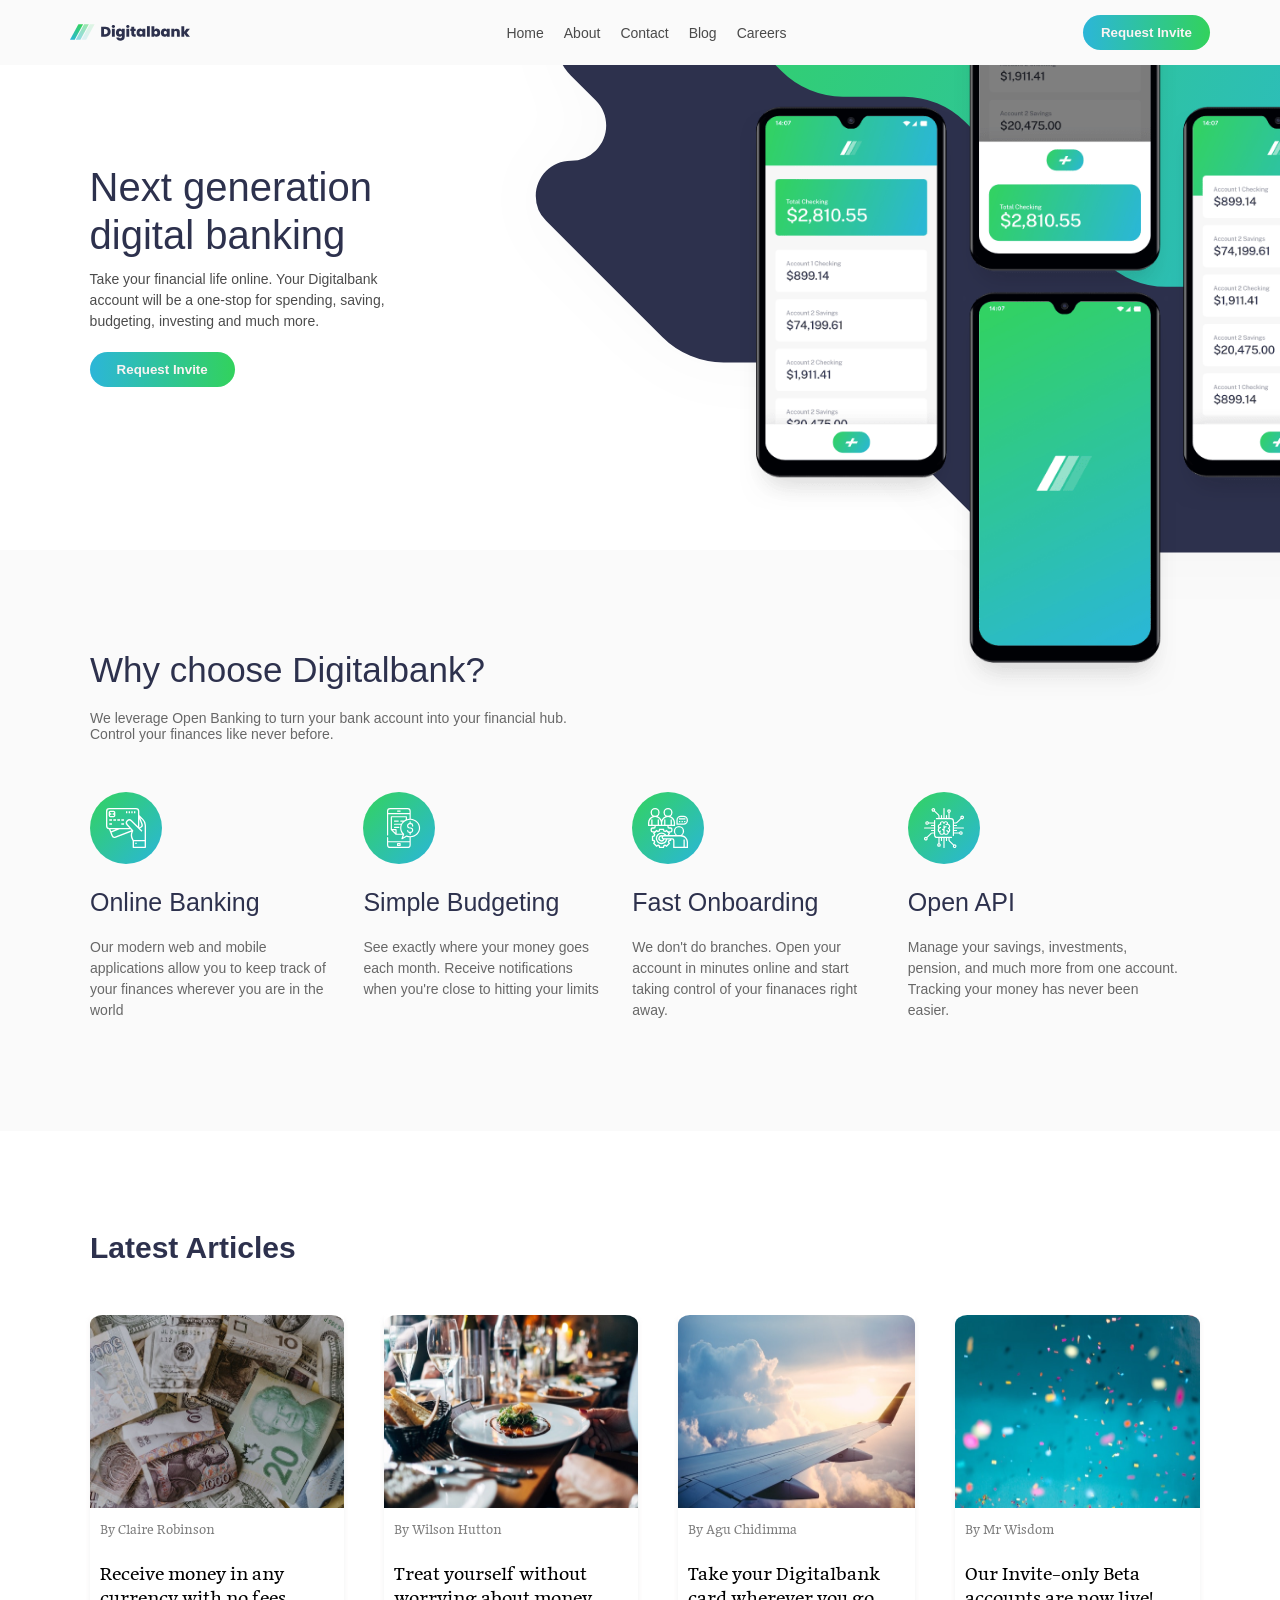
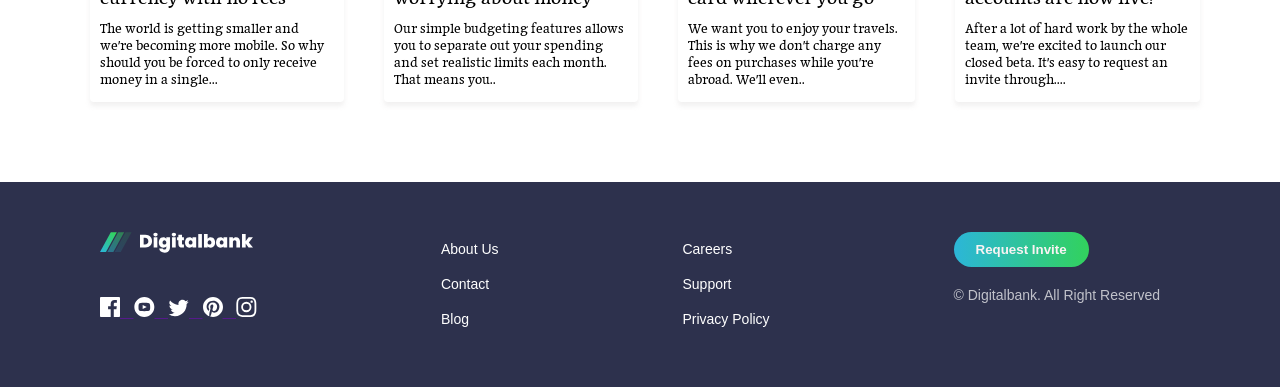
<file: index.html>
<!doctype html>
<html lang="en">
  <head>
    <link rel="preconnect" href="https://fonts.googleapis.com" />
    <link rel="preconnect" href="https://fonts.gstatic.com" crossorigin />
    <link
      href="https://fonts.googleapis.com/css2?family=Maname&display=swap"
      rel="stylesheet"
    />
    <meta charset="UTF-8" />
    <meta name="viewport" content="width=device-width, initial-scale=1.0" />
    <title>DigitalBank</title>
    <link rel="stylesheet" href="css/Digital.css" />
  </head>
  <body>
    <div class="container">
      <input type="checkbox" id="toggle" />

      <label for="toggle" class="nav-toggle">
        <img src="assets/icon-menu.svg" alt="Menu" />
      </label>
      <div class="nav">
        <img src="assets/logo-dark.svg" alt="" />
        <ul class="nav-list">
          <li>Home</li>
          <li>About</li>
          <li>Contact</li>
          <li>Blog</li>
          <li>Careers</li>
        </ul>
        <button>Request Invite</button>
      </div>

      <div class="landing-page">
        <div class="landing-text">
          <h1>Next generation digital banking</h1>
          <p>
            Take your financial life online. Your Digitalbank account will be a
            one-stop for spending, saving, budgeting, investing and much more.
          </p>
          <button>Request Invite</button>
        </div>
        <div class="landing-img">
          <img class="mobile-img" src="assets/bg-intro-mobile.svg" alt="" />
          <img class="desktop-img" src="assets/bg-intro-desktop.svg" alt="" />
          <img class="img-phone" src="assets/image-mockups.png" alt="" />
        </div>
      </div>

      <div class="digitalbank">
        <div class="digital-text">
          <h1>Why choose Digitalbank?</h1>
          <p>
            We leverage Open Banking to turn your bank account into your
            financial hub. <br />
            Control your finances like never before.
          </p>
        </div>

        <div class="digitalbank-img">
          <div class="column-one">
            <img src="assets/icon-online.svg" alt="" />
            <h2>Online Banking</h2>
            <p>
              Our modern web and mobile applications allow you to keep track of
              your finances wherever you are in the world
            </p>
          </div>
          <div class="column-two">
            <img src="assets/icon-budgeting.svg" alt="" />
            <h2>Simple Budgeting</h2>
            <p>
              See exactly where your money goes each month. Receive
              notifications when you're close to hitting your limits
            </p>
          </div>
          <div class="column-three">
            <img src="assets/icon-onboarding.svg" alt="" />
            <h2>Fast Onboarding</h2>
            <p>
              We don't do branches. Open your account in minutes online and
              start taking control of your finanaces right away.
            </p>
          </div>
          <div class="column-four">
            <img src="assets/icon-api.svg" alt="" />
            <h2>Open API</h2>
            <p>
              Manage your savings, investments, pension, and much more from one
              account. Tracking your money has never been easier.
            </p>
          </div>
        </div>
      </div>

      <div class="digitalbank-article">
        <div class="article-text">
          <h1>Latest Articles</h1>
        </div>
        <div class="article-img"></div>
      </div>

      <div class="footer">
        <div class="footer-img">
          <img src="assets/logo-light.svg" alt="" />

          <div class="footer-social-media">
            <a href="">
              <img src="assets/icon-facebook.svg" alt="" />
            </a>
            <a href="">
              <img src="assets/icon-youtube.svg" alt="" />
            </a>
            <a href="">
              <img src="assets/icon-twitter.svg" alt="" />
            </a>
            <a href="">
              <img src="assets/icon-pinterest.svg" alt="" />
            </a>
            <a href="">
              <img src="assets/icon-instagram.svg" alt="" />
            </a>
          </div>
        </div>

        <div class="footer-text-one">
          <ul>
            <li>About Us</li>
            <li>Contact</li>
            <li>Blog</li>
          </ul>
        </div>

        <div class="footer-text-two">
          <ul>
            <li>Careers</li>
            <li>Support</li>
            <li>Privacy Policy</li>
          </ul>
        </div>
        <div class="footer-button">
          <button>Request Invite</button>
          <div class="footer-reserved">
            <a>&copy; Digitalbank. All Right Reserved</a>
          </div>
        </div>
      </div>
    </div>
  </body>
  <script src="./js/digital.js" type="text/javascript"></script>
</html>
</file>
<file: css/Digital.css>
* {
  padding: 0;
  margin: 0;
  box-sizing: border-box;
}
body {
  overflow-x: hidden;
  min-height: 100vh;
  font-size: 14px;
}

/* toggle */

#toggle {
  display: none;
}
.nav-toggle {
  display: none;
}

/* navbar */
.nav {
  display: flex;
  justify-content: space-between;
  background-color: hsl(0, 0%, 98%);
  padding: 15px 70px;
  position: fixed;
  width: 100%;
  top: 0;
  left: 0;
  z-index: 100;

}
.nav img {
  width: 120px;
}
.nav ul {
  list-style: none;
  display: flex;
  align-items: center;
}
.nav li {
  margin-left: 20px;
  font-family: "Public Sans", sans-serif;
  opacity: 0.7;
    cursor: pointer;
}
.nav li:hover{
color:rgb(69, 68, 68);

}

.nav button {
  background: linear-gradient(to right, hsl(192, 69%, 51%), hsl(136, 64%, 51%));
  color: rgb(250, 243, 243);
  border: none;
  outline: none;
  padding: 0 18px;
  height: 35px;
  border-radius: 20px;
  font-weight: 600;
    cursor: pointer;
}
.nav button:hover{
  background: linear-gradient(to right, hsl(136, 82%, 56%), hsl(192, 78%, 47%));
}

/* landing-page */

.landing-page {
  display: flex;
  align-items: center;
  justify-content: space-between;
  position: relative;
  gap: 50px;
  padding: 0 7%;
}

/* landing-page, text and button */
.landing-page .landing-text {
  position: relative;
  flex: 2;
  min-width: 0;
}

.landing-page .landing-text h1 {
  font-weight: 400;
  font-size: 40px;
  line-height: 1.2;
  color: hsl(233, 26%, 24%);
  font-family: "Franklin Gothic Medium", "Arial Narrow", Arial, serif;
}

.landing-page .landing-text p {
  opacity: 0.7;
  margin-top: 10px;
  line-height: 1.5;
  font-family: "Fraunces", sans-serif;
  font-size: 14px;
}

.landing-page .landing-text button {
  background: linear-gradient(to right, hsl(192, 69%, 51%), hsl(136, 64%, 51%));
  color: rgb(250, 243, 243);
  border: none;
  outline: none;
  padding: 0 27px;
  height: 35px;
  border-radius: 20px;
  font-weight: 600;
  margin-top: 20px;
    cursor: pointer;
}
.landing-text button:hover{
  background: linear-gradient(to right, hsl(136, 64%, 51%), hsl(192, 69%, 51%));

}

/* .landing-img */

.landing-page .landing-img {
  flex: 1 1 50%;
  position: relative;
  height: 550px;
  top: -100px;
}
.landing-page .mobile-img {
  display: none;
}
.landing-img .desktop-img {
  width: 1100px;
  position: absolute;
  top: -175px;
}
.landing-img .img-phone {
  position: absolute;
  right: -200px;
  width: 650px;
}
/* why choose digitalbank? */

.digitalbank {
  background-color: hsl(0, 0%, 98%);
  /* z-index: -100; */
  padding-top: 100px;
  padding-left: 90px;
  padding-bottom: 80px;
  padding-inline-end: 100px;
}

.digitalbank .digital-text h1 {
  font-weight: 400;
  font-size: 35px;
  color: hsl(233, 26%, 24%);
  font-family: "Segoe UI", Tahoma, Geneva, Verdana, sans-serif;
}
.digitalbank .digital-text p {
  margin-top: 20px;
  color: hsl(0deg 0% 0% / 58.9%);
  font-family: "DM Mono", sans-serif;
}

.digitalbank .digitalbank-img {
  display: flex;
  margin-top: 50px;
  gap: 30px;
}
.digitalbank-img h2 {
  font-weight: 100;
  font-size: 25px;
  margin-top: 20px;
  font-family: "Fraunces", sans-serif;
  color: hsl(233, 26%, 24%);
}
.digitalbank-img p {
  line-height: 1.5;
  padding-bottom: 30px;
  font-weight: 400;
  margin-top: 20px;
  font-family: "Segoe UI", Tahoma, Geneva, Verdana, sans-serif;
  color: hsl(0deg 0% 0% / 58.9%);
}

/* article */

.digitalbank-article {
  padding-top: 100px;
  padding-bottom: 80px;
  padding-left: 90px;
}
.article-text h1 {
  color: hsl(233, 26%, 24%);
  font-family: 200;
  font-size: 30px;
  font-family: "Franklin Gothic Medium", "Arial Narrow", Arial, serif;
}

.article-img {
  display: flex;
  padding-top: 50px;
  gap: 40px;
  padding-inline-end: 80px;
  cursor: pointer;
}
.article-img img {
  width: 100%;
  height: 50%;
  border-start-start-radius: 5%;
  border-start-end-radius: 5%;
}
.article-img a {
  font-family: "Maname", sans-serif;
  opacity: 0.5;
  /* margin-top: 20px; */
  padding: 6px 10px;
  line-height: 2;
}
.article-img h3 {
  font-family: "Maname", serif;
  font-weight: 200;
  font-size: 20px;
  margin-top: 10px;
  padding: 6px 10px;
}
.article-img p {
  padding: 6px 10px;
  padding-bottom: 20px;
  font-family: "Maname", serif;
}

.article-img .bottom-article {
  padding-bottom: 20px;
}

.article-img .article-money {
  box-shadow: 0 4px 5px rgba(185, 181, 181, 0.2);
  border-radius: 4px;
}
.article-money:hover{
   box-shadow: 0 4px 5px rgba(233, 235, 233, 0.913);
    transition: 0s ease-in-out;
    transform:scale(1.02);
}
.article-img .article-food {
  box-shadow: 0 4px 5px rgba(185, 181, 181, 0.2);
  border-radius: 4px;
}
.article-food:hover{
   box-shadow: 0 4px 5px rgba(233, 235, 233, 0.913);
    transition: 0s ease-in-out;
    transform:scale(1.02);
}
.article-img .article-air {
  box-shadow: 0 4px 5px rgba(185, 181, 181, 0.2);
  border-radius: 4px;
}
.article-air:hover{
   box-shadow: 0 4px 5px rgba(233, 235, 233, 0.913);
    transition: 0s ease-in-out;
    transform:scale(1.02);
}
.article-water {
  box-shadow: 0 4px 5px rgba(185, 181, 181, 0.2);
  border-radius: 4px;
}
.article-water:hover{
    box-shadow: 0 4px 5px rgba(233, 235, 233, 0.913);
    transition: 0s ease-in-out;
    transform:scale(1.02);
}
.footer {
  background-color: hsl(233, 26%, 24%);
  padding: 50px;
  padding-inline: 100px;
  display: flex;
  justify-content: space-between;
}
.footer .footer-social-media {
  margin-top: 40px;
  word-spacing: 10px;
    cursor: pointer;
}



.footer-text-one li {
  list-style: none;
  line-height: 35px;
  font-size: 14px;
  color: white;
    cursor: pointer;
  font-family:
    "Lucida Sans", "Lucida Sans Regular", "Lucida Grande",
    "Lucida Sans Unicode", Geneva, Verdana, sans-serif;
}

.footer-text-two li {
  list-style: none;
  line-height: 35px;
  font-size: 14px;
  color: white;
    cursor: pointer;
  font-family:
    "Lucida Sans", "Lucida Sans Regular", "Lucida Grande",
    "Lucida Sans Unicode", Geneva, Verdana, sans-serif;
}
.footer li:hover{
color:rgb(202, 201, 201);

}

.footer-button button {
  background: linear-gradient(to right, hsl(192, 69%, 51%), hsl(136, 64%, 51%));
  color: rgb(250, 243, 243);
  border: none;
  outline: none;
  padding: 0 22px;
    cursor: pointer;
  height: 35px;
  border-radius: 20px;
  font-weight: 600;
}
.footer-button button:hover{
  background: linear-gradient(to right, hsl(136, 64%, 51%), hsl(192, 69%, 51%));

}
.footer-button .footer-reserved {
  margin-top: 20px;
  margin-right: 20px;
  color: white;
  opacity: 0.7;
  font-family:
    "Lucida Sans", "Lucida Sans Regular", "Lucida Grande",
    "Lucida Sans Unicode", Geneva, Verdana, sans-serif;
}

@media (max-width: 786px) {
  /* navbar */
  .nav {
    padding: 19px;
    height: 65px;
    align-items: center;
  }
  /* .nav button:hover{
  background: linear-gradient(to right, hsl(136, 64%, 51%), hsl(192, 69%, 51%));

} */
  .nav-toggle {
    display: block;
    cursor: pointer;
    right: 20px;
    top: 20px;
    position: fixed;
    z-index: 1002;
  }
  .nav-toggle img {
    width: 20px;
    height: 20px;
  }

  .nav .nav-list {
    display: none;
  }
  .nav button {
    display: none;
  }
  #toggle:checked ~ .nav .nav-list {
    display: flex;
    flex-direction: column;
    align-items: center;
    position: fixed;
    top: 50px;
    left: 18px;
    right: 18px;
    gap: 25px;
    padding: 25px;
    background-color: hsl(0, 0%, 98%);
    z-index: 1001;
    box-shadow: 0 10px 30px rgba(0, 0, 0, 0.15);
  }
  /* #toggle:checked ~ .nav > button{
    display: block;
    position: fixed;
    top: 300px;
    left: 17px;
    right: 16px;
    margin: auto;
    z-index: 1002;
  } */

  .nav .nav-list li {
    list-style: none;
    margin-left: 0;
    font-family:
      "Gill Sans", "Gill Sans MT", Calibri, "Trebuchet MS", sans-serif;
  }

  /* .landing-page */

  .landing-page {
    flex-direction: column;
    top: 50px;
  }
  .landing-page .desktop-img {
    display: none;
  }
  .landing-page .mobile-img {
    display: block;
    width: 100vw;
  }
  .landing-page .landing-text {
    order: 2;
    top: -150px;
    padding: 0 20px;
  }
  .landing-page .landing-img {
    order: 1;
  }

  .landing-img .img-phone {
    width: 80%;
    right: 50px;
    top: 3px;
  }

  .landing-page .landing-text p {
    opacity: 0.7;
  }

  .landing-text button {
    margin: 20px auto;
    display: block;
  }
  .landing-text button:hover{
  background: linear-gradient(to right, hsl(136, 64%, 51%), hsl(192, 69%, 51%));

}

  /* why choose digitalBank */
  .digitalbank {
    padding: 0;
    padding: 70px 24px 50px;
    margin: 0;
  }
  .digitalbank .digital-text {
    text-align: center;
  }
  .digitalbank .digital-text br {
    display: none;
  }

  .digitalbank .digitalbank-img {
    flex-direction: column;
  }

  .digitalbank-img img {
    margin: 20px auto;
    display: block;
  }
  .digitalbank-img h2 {
    text-align: center;
  }
  .digitalbank-img p {
    text-align: center;
  }

  /* article */

  .digitalbank-article {
    padding: 40px 20px !important;
  }

  .digitalbank-article .article-text {
    text-align: center;
  }

  .digitalbank-article .article-img {
    display: block;
    margin: 30px 0 0;
    padding: 0;
  }

  .digitalbank-article .article-money,
  .digitalbank-article .article-food,
  .digitalbank-article .article-air,
  .digitalbank-article .article-water {
    display: block;
    width: 100%;
    max-width: 100%;
    margin: 0 0 24px;
    padding: 0;
  }



  .digitalbank-article .article-img img {
    display: block;
    height: 180px;
  }

  .digitalbank-article .article-img a {
    padding: 12px 16px 0;
    margin: 0;
    display: block;
  }
  .digitalbank-article .article-img p {
    padding: 12px 16px 30px;
    margin: 0;
    font-size: 15px;
    font-weight: 400;
    line-height: 1.5;
    opacity: 0.7;
  }

  .digitalbank-article .article-img h3 {
    padding: 12px 16px 0;
    margin: 0;
    font-size: 20px;
    font-weight: 400;
    line-height: 1.3;
    color: hsl(233, 26%, 24%);
  }

  /* footer */

  .footer {
    flex-direction: column;
    text-align: center;
    padding: 40px 20px 30px;
  }
  .footer button:hover{
  background: linear-gradient(to right, hsl(136, 64%, 51%), hsl(192, 69%, 51%));

}
  .footer-img {
    width: 100%;
    margin: 0 0 35px;
  }
  .footer li {
    font-size: 18px;
  }
  .footer-button button {
    margin: 25px auto 0;
    font-size: 15px;
  }
}
</file>
